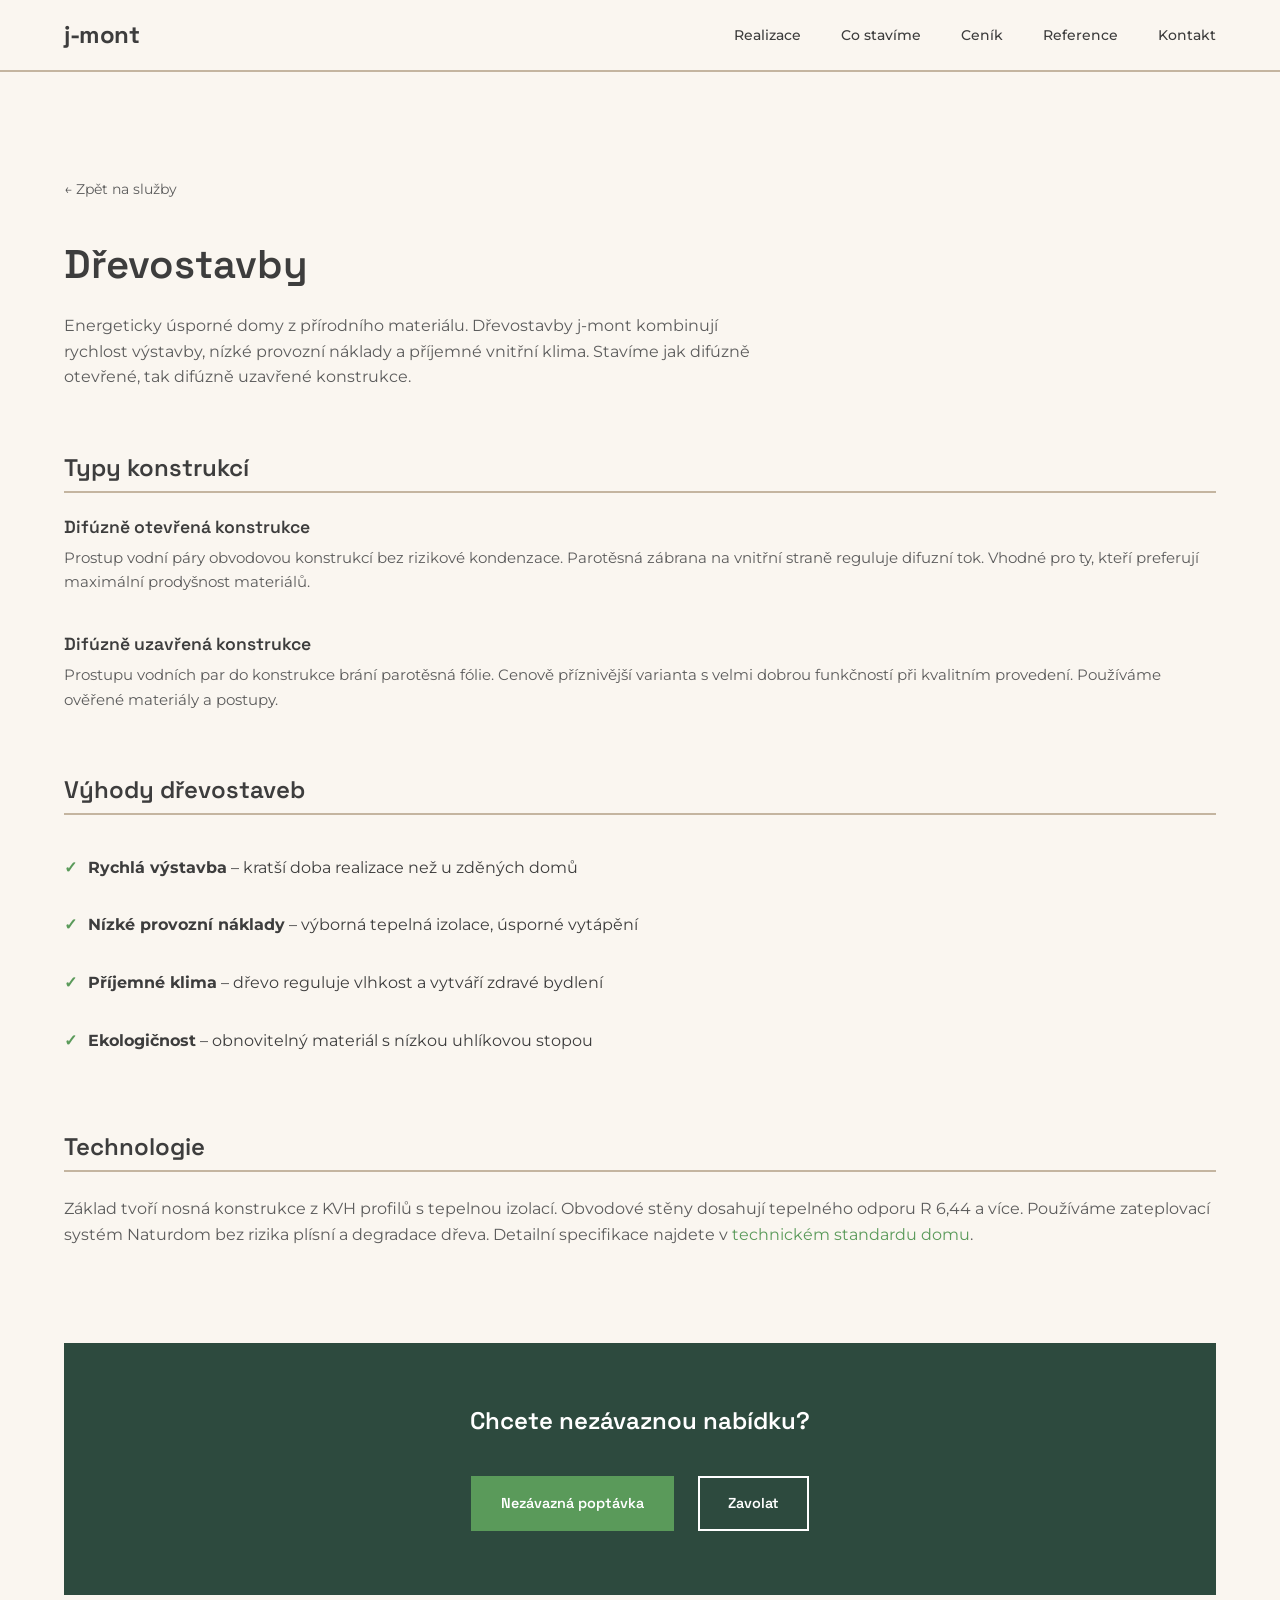
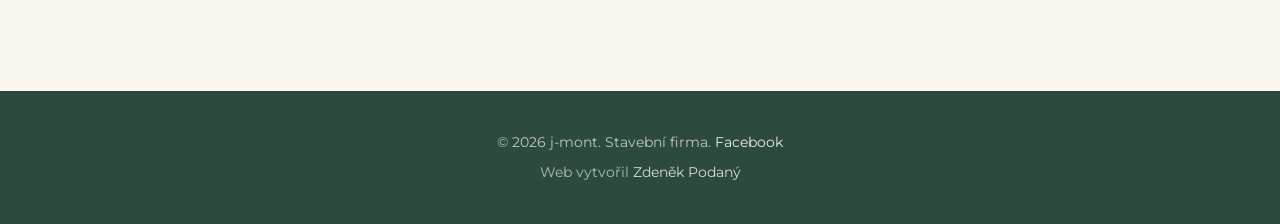
<file: drevostavby.html>
<!DOCTYPE html>
<html lang="cs">
<head>
  <meta charset="UTF-8">
  <meta name="viewport" content="width=device-width, initial-scale=1.0">
  <title>Dřevostavby | j-mont</title>
  <meta name="description" content="Energeticky úsporné dřevostavby s difúzně otevřenou nebo uzavřenou konstrukcí. Rychlá výstavba, nízké provozní náklady.">
  <link rel="preconnect" href="https://fonts.googleapis.com">
  <link rel="preconnect" href="https://fonts.gstatic.com" crossorigin>
  <link href="https://fonts.googleapis.com/css2?family=Montserrat:wght@400;500;600;700&family=Space+Grotesk:wght@400;500;600;700&display=swap" rel="stylesheet">
  <link rel="stylesheet" href="styles.css">
</head>
<body>
  <header class="header">
    <nav class="nav">
      <a href="index.html" class="logo">j-mont</a>
      <button class="nav-toggle" aria-label="Otevřít menu">
        <span></span>
        <span></span>
        <span></span>
      </button>
      <ul class="nav-menu">
        <li><a href="index.html#realizace">Realizace</a></li>
        <li><a href="index.html#co-stavime">Co stavíme</a></li>
        <li><a href="index.html#cenik">Ceník</a></li>
        <li><a href="index.html#reference">Reference</a></li>
        <li><a href="index.html#kontakt">Kontakt</a></li>
      </ul>
    </nav>
  </header>

  <main>
    <article class="subpage-content">
      <div class="container">
        <a href="index.html#co-stavime" class="back-link">← Zpět na služby</a>
        <h1 class="subpage-title">Dřevostavby</h1>
        <p class="subpage-intro">Energeticky úsporné domy z přírodního materiálu. Dřevostavby j-mont kombinují rychlost výstavby, nízké provozní náklady a příjemné vnitřní klima. Stavíme jak difúzně otevřené, tak difúzně uzavřené konstrukce.</p>

        <section class="service-detail-section">
          <h2>Typy konstrukcí</h2>
          <div class="standard-list">
            <div class="service-detail-item">
              <h3>Difúzně otevřená konstrukce</h3>
              <p>Prostup vodní páry obvodovou konstrukcí bez rizikové kondenzace. Parotěsná zábrana na vnitřní straně reguluje difuzní tok. Vhodné pro ty, kteří preferují maximální prodyšnost materiálů.</p>
            </div>
            <div class="service-detail-item">
              <h3>Difúzně uzavřená konstrukce</h3>
              <p>Prostupu vodních par do konstrukce brání parotěsná fólie. Cenově příznivější varianta s velmi dobrou funkčností při kvalitním provedení. Používáme ověřené materiály a postupy.</p>
            </div>
          </div>
        </section>

        <section class="service-detail-section">
          <h2>Výhody dřevostaveb</h2>
          <ul class="service-benefits">
            <li><strong>Rychlá výstavba</strong> – kratší doba realizace než u zděných domů</li>
            <li><strong>Nízké provozní náklady</strong> – výborná tepelná izolace, úsporné vytápění</li>
            <li><strong>Příjemné klima</strong> – dřevo reguluje vlhkost a vytváří zdravé bydlení</li>
            <li><strong>Ekologičnost</strong> – obnovitelný materiál s nízkou uhlíkovou stopou</li>
          </ul>
        </section>

        <section class="service-detail-section">
          <h2>Technologie</h2>
          <p>Základ tvoří nosná konstrukce z KVH profilů s tepelnou izolací. Obvodové stěny dosahují tepelného odporu R 6,44 a více. Používáme zateplovací systém Naturdom bez rizika plísní a degradace dřeva. Detailní specifikace najdete v <a href="technicky-standard.html">technickém standardu domu</a>.</p>
        </section>

        <div class="standard-cta">
          <h2>Chcete nezávaznou nabídku?</h2>
          <div class="standard-cta-buttons">
            <a href="index.html#kontakt" class="btn btn-primary">Nezávazná poptávka</a>
            <a href="tel:+420777990885" class="btn btn-secondary">Zavolat</a>
          </div>
        </div>
      </div>
    </article>
  </main>

  <footer class="footer">
    <div class="container">
      <p>© 2026 j-mont. Stavební firma. <a href="https://www.facebook.com/profile.php?id=100072035597939" target="_blank" rel="noopener">Facebook</a></p>
      <p class="footer-credit">Web vytvořil <a href="https://zdenekpodany.cz" target="_blank" rel="noopener">Zdeněk Podaný</a></p>
    </div>
  </footer>

  <script src="script.js"></script>
</body>
</html>
</file>
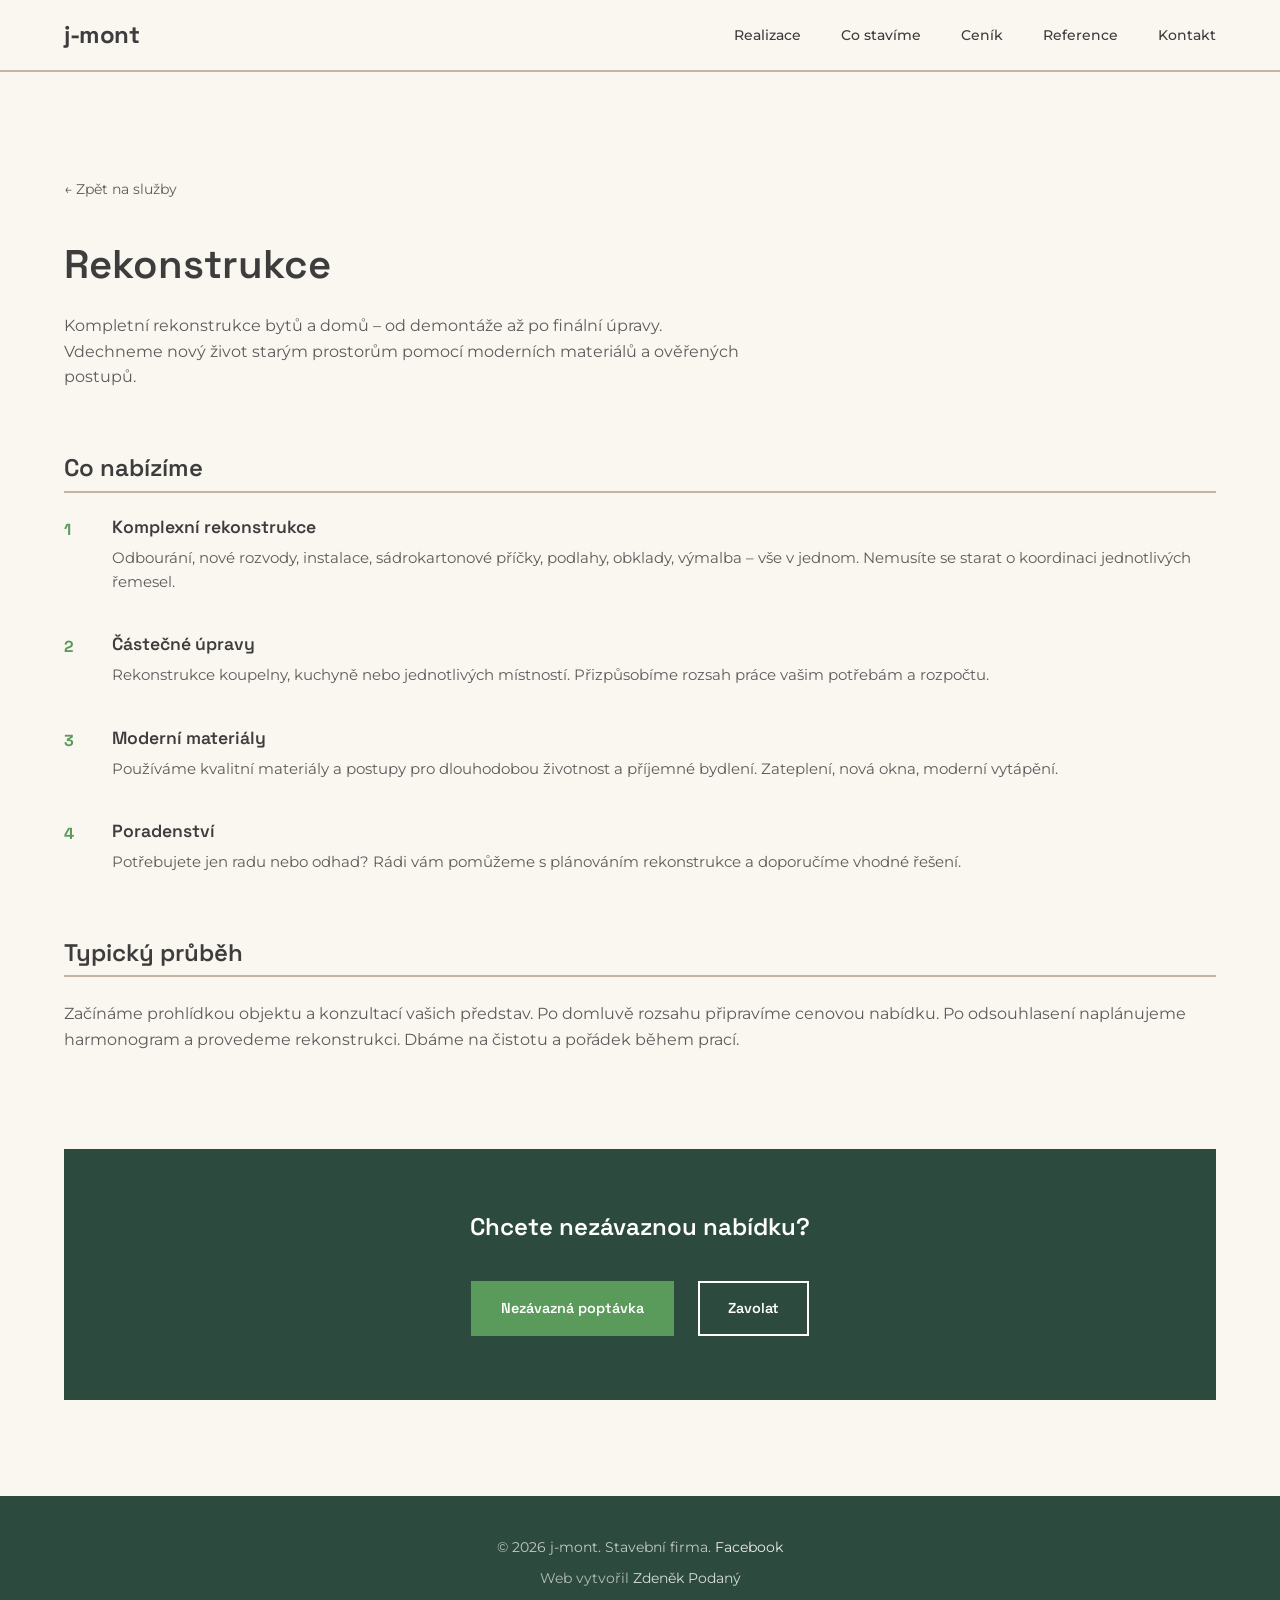
<file: rekonstrukce.html>
<!DOCTYPE html>
<html lang="cs">
<head>
  <meta charset="UTF-8">
  <meta name="viewport" content="width=device-width, initial-scale=1.0">
  <title>Rekonstrukce | j-mont</title>
  <meta name="description" content="Kompletní rekonstrukce bytů a domů. Moderní materiály a postupy pro příjemné bydlení.">
  <link rel="preconnect" href="https://fonts.googleapis.com">
  <link rel="preconnect" href="https://fonts.gstatic.com" crossorigin>
  <link href="https://fonts.googleapis.com/css2?family=Montserrat:wght@400;500;600;700&family=Space+Grotesk:wght@400;500;600;700&display=swap" rel="stylesheet">
  <link rel="stylesheet" href="styles.css">
</head>
<body>
  <header class="header">
    <nav class="nav">
      <a href="index.html" class="logo">j-mont</a>
      <button class="nav-toggle" aria-label="Otevřít menu">
        <span></span>
        <span></span>
        <span></span>
      </button>
      <ul class="nav-menu">
        <li><a href="index.html#realizace">Realizace</a></li>
        <li><a href="index.html#co-stavime">Co stavíme</a></li>
        <li><a href="index.html#cenik">Ceník</a></li>
        <li><a href="index.html#reference">Reference</a></li>
        <li><a href="index.html#kontakt">Kontakt</a></li>
      </ul>
    </nav>
  </header>

  <main>
    <article class="subpage-content">
      <div class="container">
        <a href="index.html#co-stavime" class="back-link">← Zpět na služby</a>
        <h1 class="subpage-title">Rekonstrukce</h1>
        <p class="subpage-intro">Kompletní rekonstrukce bytů a domů – od demontáže až po finální úpravy. Vdechneme nový život starým prostorům pomocí moderních materiálů a ověřených postupů.</p>

        <section class="service-detail-section">
          <h2>Co nabízíme</h2>
          <ol class="standard-list">
            <li>
              <h3>Komplexní rekonstrukce</h3>
              <p>Odbourání, nové rozvody, instalace, sádrokartonové příčky, podlahy, obklady, výmalba – vše v jednom. Nemusíte se starat o koordinaci jednotlivých řemesel.</p>
            </li>
            <li>
              <h3>Částečné úpravy</h3>
              <p>Rekonstrukce koupelny, kuchyně nebo jednotlivých místností. Přizpůsobíme rozsah práce vašim potřebám a rozpočtu.</p>
            </li>
            <li>
              <h3>Moderní materiály</h3>
              <p>Používáme kvalitní materiály a postupy pro dlouhodobou životnost a příjemné bydlení. Zateplení, nová okna, moderní vytápění.</p>
            </li>
            <li>
              <h3>Poradenství</h3>
              <p>Potřebujete jen radu nebo odhad? Rádi vám pomůžeme s plánováním rekonstrukce a doporučíme vhodné řešení.</p>
            </li>
          </ol>
        </section>

        <section class="service-detail-section">
          <h2>Typický průběh</h2>
          <p>Začínáme prohlídkou objektu a konzultací vašich představ. Po domluvě rozsahu připravíme cenovou nabídku. Po odsouhlasení naplánujeme harmonogram a provedeme rekonstrukci. Dbáme na čistotu a pořádek během prací.</p>
        </section>

        <div class="standard-cta">
          <h2>Chcete nezávaznou nabídku?</h2>
          <div class="standard-cta-buttons">
            <a href="index.html#kontakt" class="btn btn-primary">Nezávazná poptávka</a>
            <a href="tel:+420777990885" class="btn btn-secondary">Zavolat</a>
          </div>
        </div>
      </div>
    </article>
  </main>

  <footer class="footer">
    <div class="container">
      <p>© 2026 j-mont. Stavební firma. <a href="https://www.facebook.com/profile.php?id=100072035597939" target="_blank" rel="noopener">Facebook</a></p>
      <p class="footer-credit">Web vytvořil <a href="https://zdenekpodany.cz" target="_blank" rel="noopener">Zdeněk Podaný</a></p>
    </div>
  </footer>

  <script src="script.js"></script>
</body>
</html>
</file>
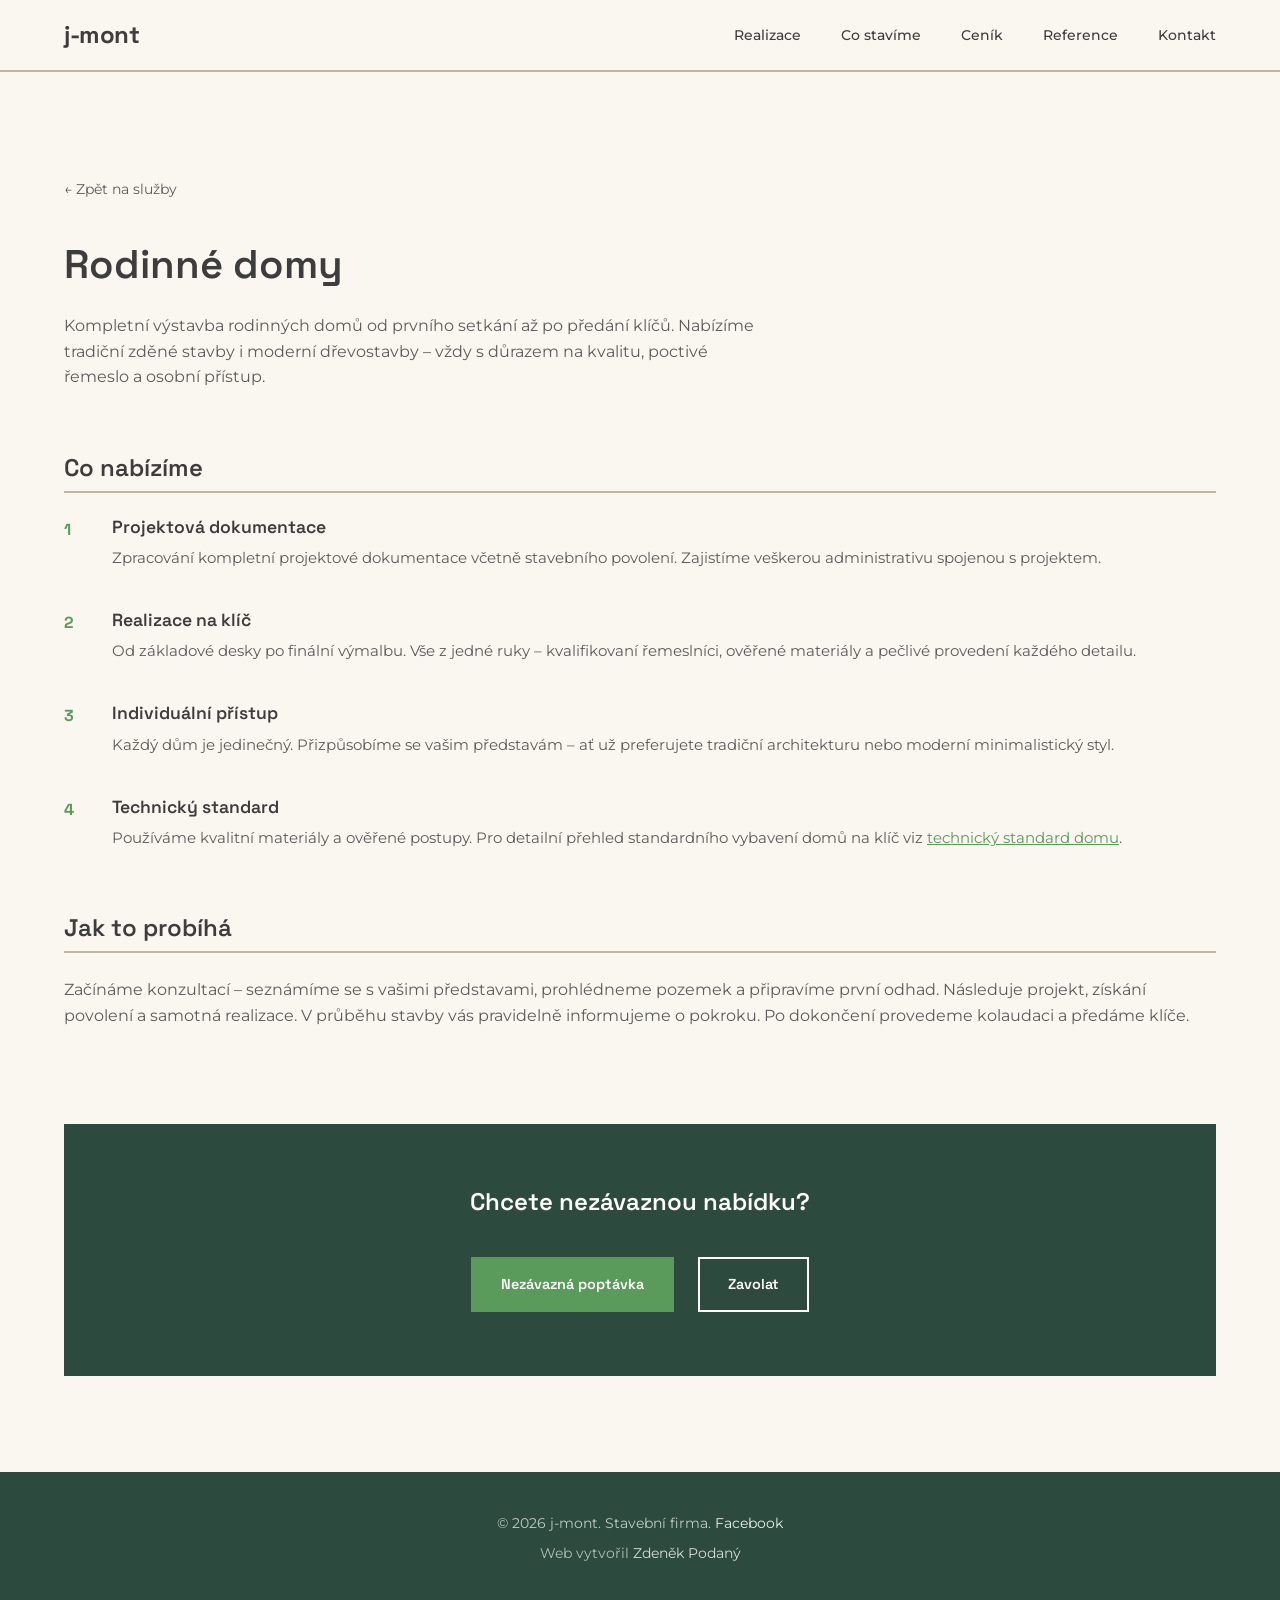
<file: rodinne-domy.html>
<!DOCTYPE html>
<html lang="cs">
<head>
  <meta charset="UTF-8">
  <meta name="viewport" content="width=device-width, initial-scale=1.0">
  <title>Rodinné domy | j-mont</title>
  <meta name="description" content="Kompletní výstavba rodinných domů na klíč. Od projektu po realizaci. Tradiční i moderní architektura.">
  <link rel="preconnect" href="https://fonts.googleapis.com">
  <link rel="preconnect" href="https://fonts.gstatic.com" crossorigin>
  <link href="https://fonts.googleapis.com/css2?family=Montserrat:wght@400;500;600;700&family=Space+Grotesk:wght@400;500;600;700&display=swap" rel="stylesheet">
  <link rel="stylesheet" href="styles.css">
</head>
<body>
  <header class="header">
    <nav class="nav">
      <a href="index.html" class="logo">j-mont</a>
      <button class="nav-toggle" aria-label="Otevřít menu">
        <span></span>
        <span></span>
        <span></span>
      </button>
      <ul class="nav-menu">
        <li><a href="index.html#realizace">Realizace</a></li>
        <li><a href="index.html#co-stavime">Co stavíme</a></li>
        <li><a href="index.html#cenik">Ceník</a></li>
        <li><a href="index.html#reference">Reference</a></li>
        <li><a href="index.html#kontakt">Kontakt</a></li>
      </ul>
    </nav>
  </header>

  <main>
    <article class="subpage-content">
      <div class="container">
        <a href="index.html#co-stavime" class="back-link">← Zpět na služby</a>
        <h1 class="subpage-title">Rodinné domy</h1>
        <p class="subpage-intro">Kompletní výstavba rodinných domů od prvního setkání až po předání klíčů. Nabízíme tradiční zděné stavby i moderní dřevostavby – vždy s důrazem na kvalitu, poctivé řemeslo a osobní přístup.</p>

        <section class="service-detail-section">
          <h2>Co nabízíme</h2>
          <ol class="standard-list">
            <li>
              <h3>Projektová dokumentace</h3>
              <p>Zpracování kompletní projektové dokumentace včetně stavebního povolení. Zajistíme veškerou administrativu spojenou s projektem.</p>
            </li>
            <li>
              <h3>Realizace na klíč</h3>
              <p>Od základové desky po finální výmalbu. Vše z jedné ruky – kvalifikovaní řemeslníci, ověřené materiály a pečlivé provedení každého detailu.</p>
            </li>
            <li>
              <h3>Individuální přístup</h3>
              <p>Každý dům je jedinečný. Přizpůsobíme se vašim představám – ať už preferujete tradiční architekturu nebo moderní minimalistický styl.</p>
            </li>
            <li>
              <h3>Technický standard</h3>
              <p>Používáme kvalitní materiály a ověřené postupy. Pro detailní přehled standardního vybavení domů na klíč viz <a href="technicky-standard.html">technický standard domu</a>.</p>
            </li>
          </ol>
        </section>

        <section class="service-detail-section">
          <h2>Jak to probíhá</h2>
          <p>Začínáme konzultací – seznámíme se s vašimi představami, prohlédneme pozemek a připravíme první odhad. Následuje projekt, získání povolení a samotná realizace. V průběhu stavby vás pravidelně informujeme o pokroku. Po dokončení provedeme kolaudaci a předáme klíče.</p>
        </section>

        <div class="standard-cta">
          <h2>Chcete nezávaznou nabídku?</h2>
          <div class="standard-cta-buttons">
            <a href="index.html#kontakt" class="btn btn-primary">Nezávazná poptávka</a>
            <a href="tel:+420777990885" class="btn btn-secondary">Zavolat</a>
          </div>
        </div>
      </div>
    </article>
  </main>

  <footer class="footer">
    <div class="container">
      <p>© 2026 j-mont. Stavební firma. <a href="https://www.facebook.com/profile.php?id=100072035597939" target="_blank" rel="noopener">Facebook</a></p>
      <p class="footer-credit">Web vytvořil <a href="https://zdenekpodany.cz" target="_blank" rel="noopener">Zdeněk Podaný</a></p>
    </div>
  </footer>

  <script src="script.js"></script>
</body>
</html>
</file>
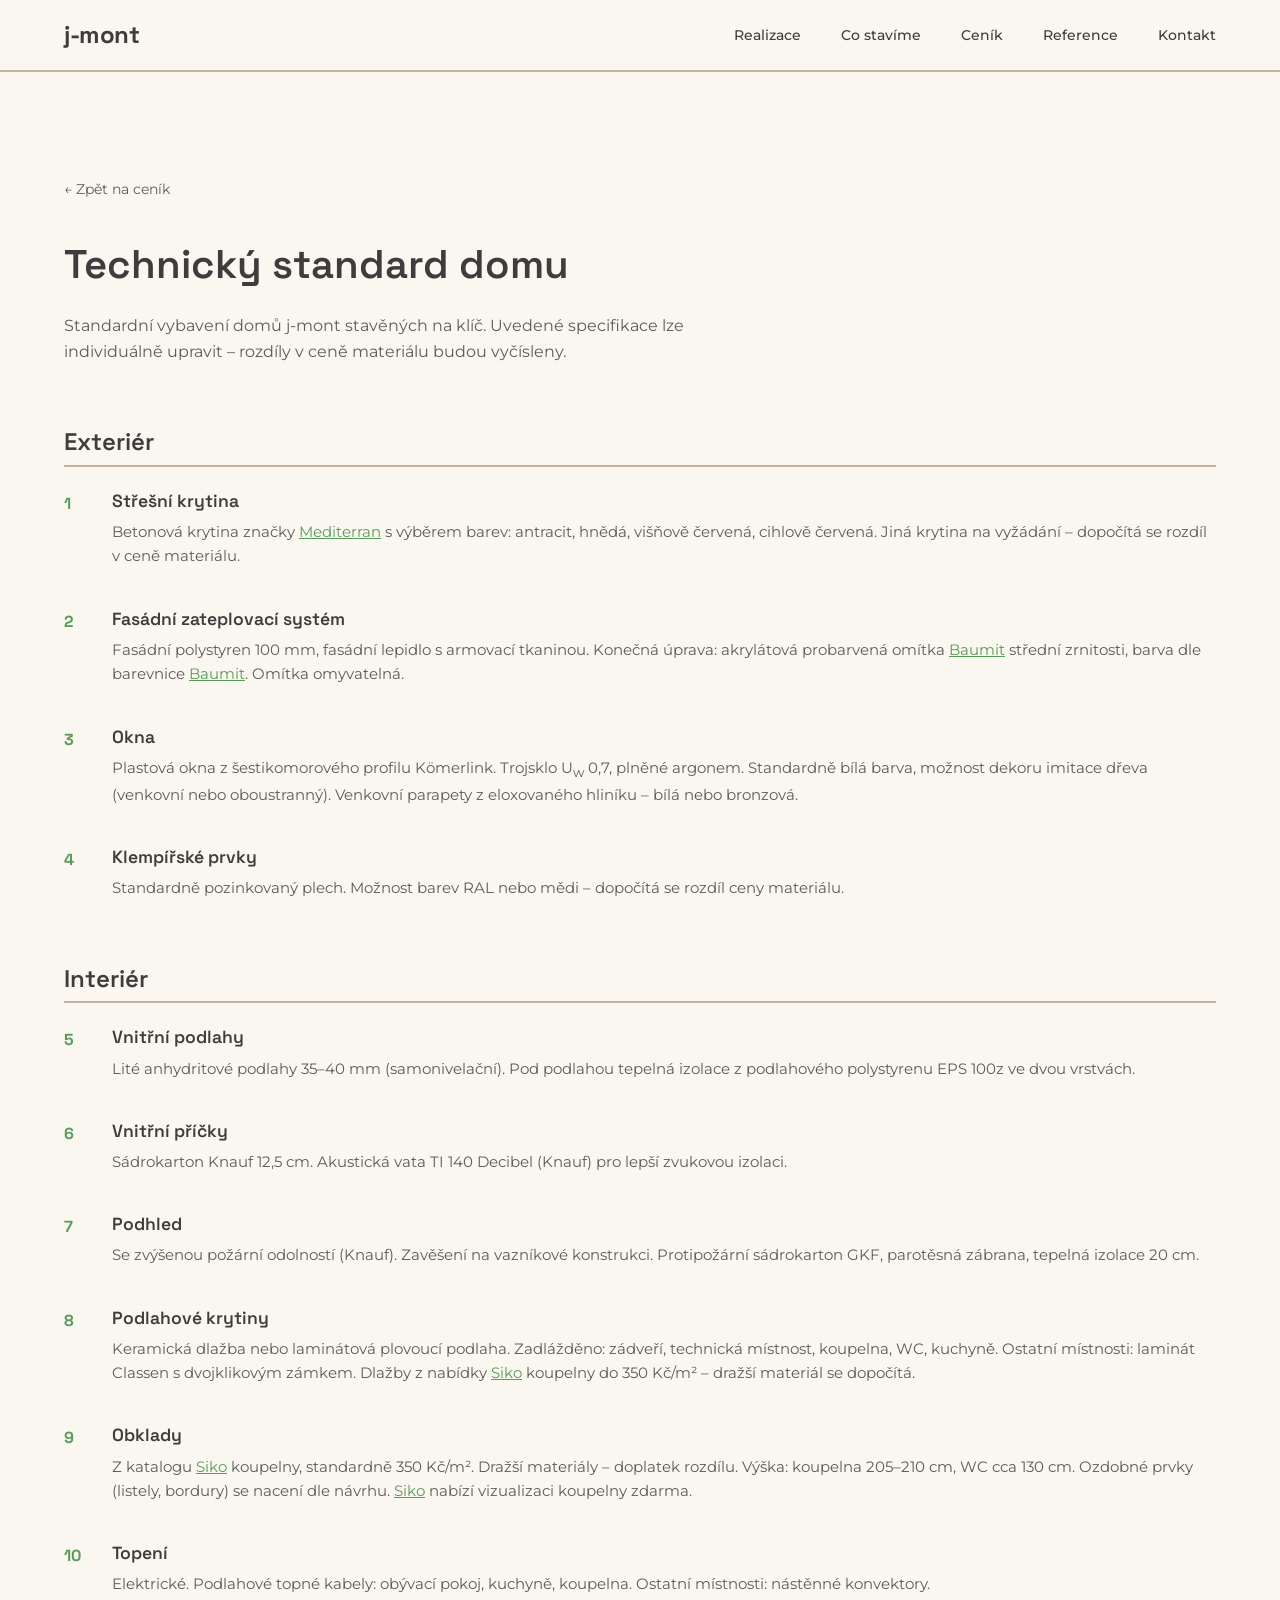
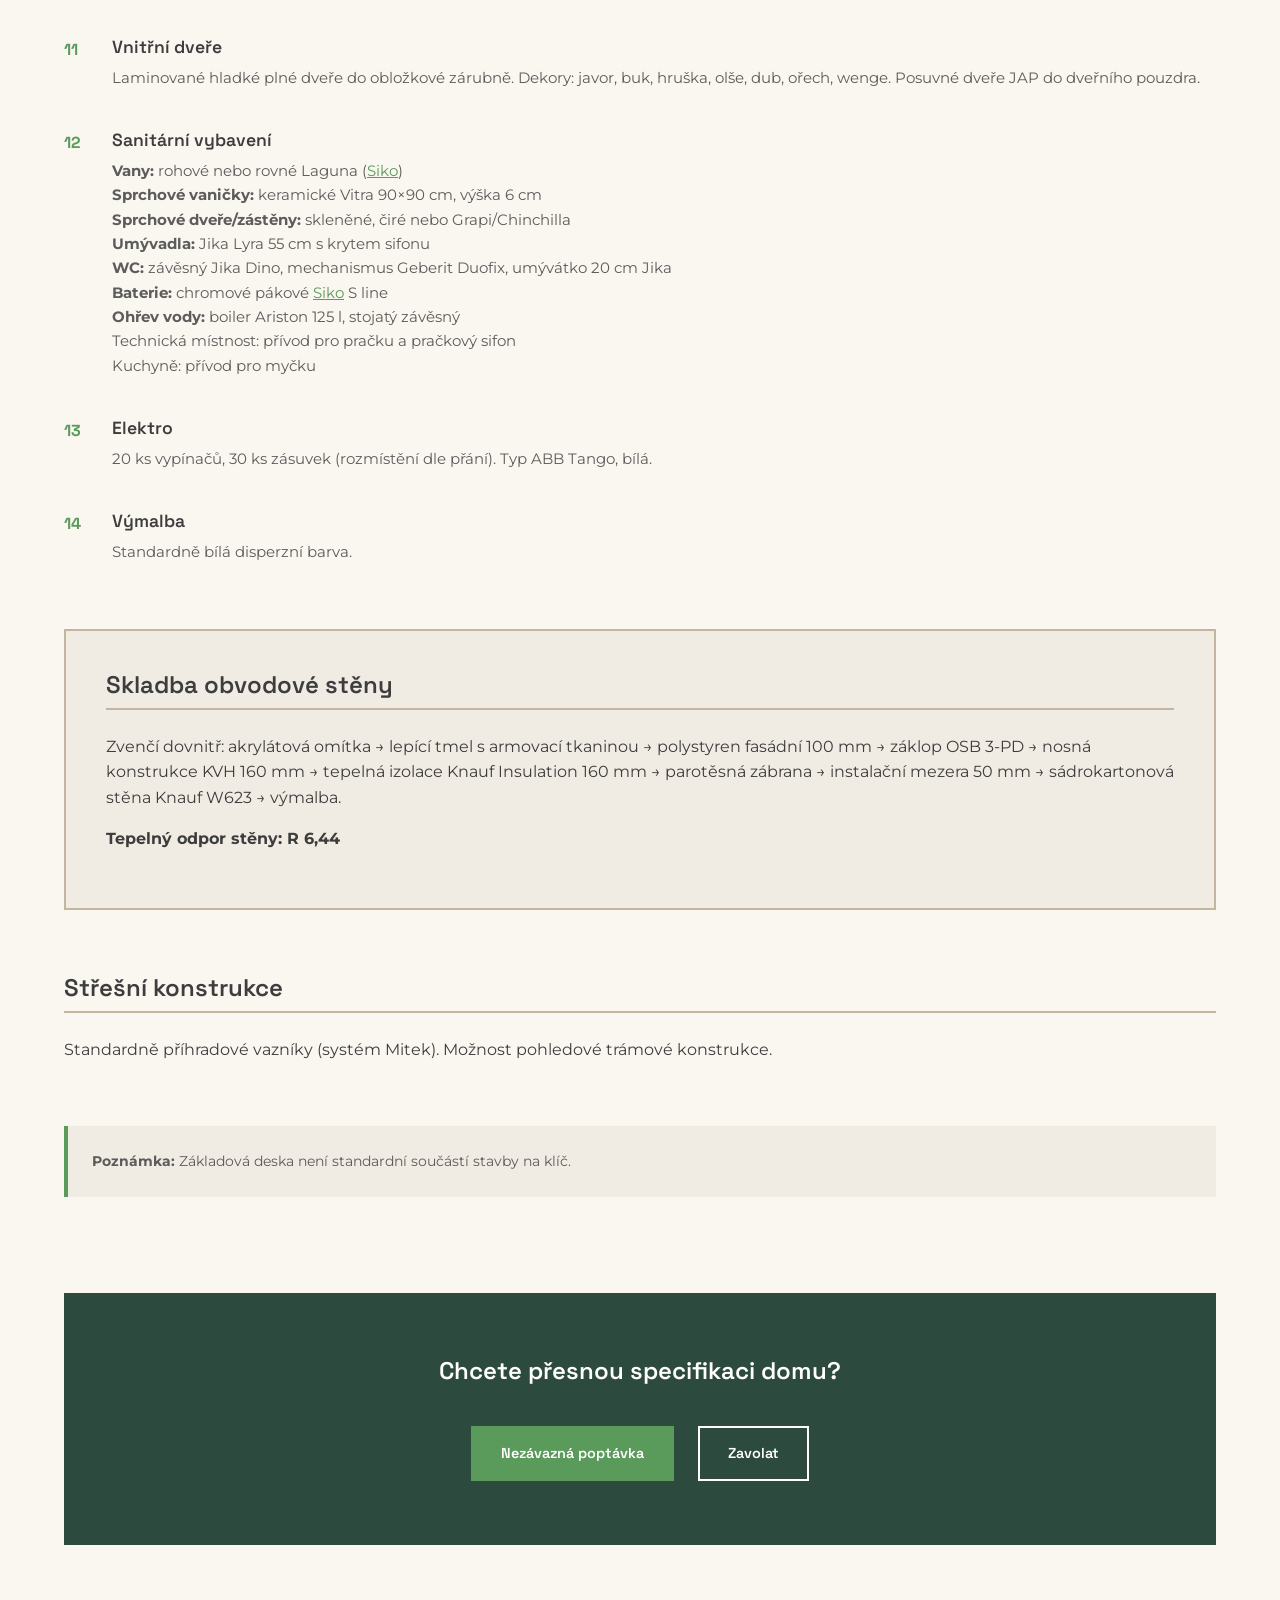
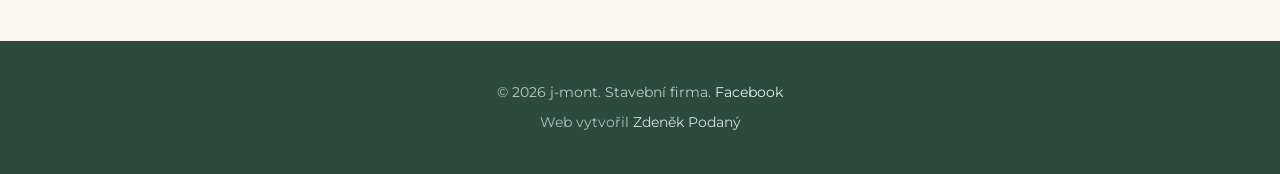
<file: technicky-standard.html>
<!DOCTYPE html>
<html lang="cs">
<head>
  <meta charset="UTF-8">
  <meta name="viewport" content="width=device-width, initial-scale=1.0">
  <title>Technický standard domu | j-mont</title>
  <meta name="description" content="Standardní vybavení domů j-mont na klíč – střešní krytina, fasáda, okna, interiér a další.">
  <link rel="preconnect" href="https://fonts.googleapis.com">
  <link rel="preconnect" href="https://fonts.gstatic.com" crossorigin>
  <link href="https://fonts.googleapis.com/css2?family=Montserrat:wght@400;500;600;700&family=Space+Grotesk:wght@400;500;600;700&display=swap" rel="stylesheet">
  <link rel="stylesheet" href="styles.css">
</head>
<body>
  <header class="header">
    <nav class="nav">
      <a href="index.html" class="logo">j-mont</a>
      <button class="nav-toggle" aria-label="Otevřít menu">
        <span></span>
        <span></span>
        <span></span>
      </button>
      <ul class="nav-menu">
        <li><a href="index.html#realizace">Realizace</a></li>
        <li><a href="index.html#co-stavime">Co stavíme</a></li>
        <li><a href="index.html#cenik">Ceník</a></li>
        <li><a href="index.html#reference">Reference</a></li>
        <li><a href="index.html#kontakt">Kontakt</a></li>
      </ul>
    </nav>
  </header>

  <main>
    <article class="subpage-content">
      <div class="container">
        <a href="index.html#cenik" class="back-link">← Zpět na ceník</a>
        <h1 class="subpage-title">Technický standard domu</h1>
        <p class="subpage-intro">Standardní vybavení domů j-mont stavěných na klíč. Uvedené specifikace lze individuálně upravit – rozdíly v ceně materiálu budou vyčísleny.</p>

        <section class="standard-section">
          <h2>Exteriér</h2>
          <ol class="standard-list">
            <li>
              <h3>Střešní krytina</h3>
              <p>Betonová krytina značky <a href="https://www.terran.cz" target="_blank" rel="noopener">Mediterran</a> s výběrem barev: antracit, hnědá, višňově červená, cihlově červená. Jiná krytina na vyžádání – dopočítá se rozdíl v ceně materiálu.</p>
            </li>
            <li>
              <h3>Fasádní zateplovací systém</h3>
              <p>Fasádní polystyren 100 mm, fasádní lepidlo s armovací tkaninou. Konečná úprava: akrylátová probarvená omítka <a href="https://baumit.cz" target="_blank" rel="noopener">Baumit</a> střední zrnitosti, barva dle barevnice <a href="https://baumit.cz" target="_blank" rel="noopener">Baumit</a>. Omítka omyvatelná.</p>
            </li>
            <li>
              <h3>Okna</h3>
              <p>Plastová okna z šestikomorového profilu Kömerlink. Trojsklo U<sub>w</sub> 0,7, plněné argonem. Standardně bílá barva, možnost dekoru imitace dřeva (venkovní nebo oboustranný). Venkovní parapety z eloxovaného hliníku – bílá nebo bronzová.</p>
            </li>
            <li>
              <h3>Klempířské prvky</h3>
              <p>Standardně pozinkovaný plech. Možnost barev RAL nebo mědi – dopočítá se rozdíl ceny materiálu.</p>
            </li>
          </ol>
        </section>

        <section class="standard-section">
          <h2>Interiér</h2>
          <ol class="standard-list standard-list-continue">
            <li>
              <h3>Vnitřní podlahy</h3>
              <p>Lité anhydritové podlahy 35–40 mm (samonivelační). Pod podlahou tepelná izolace z podlahového polystyrenu EPS 100z ve dvou vrstvách.</p>
            </li>
            <li>
              <h3>Vnitřní příčky</h3>
              <p>Sádrokarton Knauf 12,5 cm. Akustická vata TI 140 Decibel (Knauf) pro lepší zvukovou izolaci.</p>
            </li>
            <li>
              <h3>Podhled</h3>
              <p>Se zvýšenou požární odolností (Knauf). Zavěšení na vazníkové konstrukci. Protipožární sádrokarton GKF, parotěsná zábrana, tepelná izolace 20 cm.</p>
            </li>
            <li>
              <h3>Podlahové krytiny</h3>
              <p>Keramická dlažba nebo laminátová plovoucí podlaha. Zadlážděno: zádveří, technická místnost, koupelna, WC, kuchyně. Ostatní místnosti: laminát Classen s dvojklikovým zámkem. Dlažby z nabídky <a href="https://www.siko.cz" target="_blank" rel="noopener">Siko</a> koupelny do 350 Kč/m² – dražší materiál se dopočítá.</p>
            </li>
            <li>
              <h3>Obklady</h3>
              <p>Z katalogu <a href="https://www.siko.cz" target="_blank" rel="noopener">Siko</a> koupelny, standardně 350 Kč/m². Dražší materiály – doplatek rozdílu. Výška: koupelna 205–210 cm, WC cca 130 cm. Ozdobné prvky (listely, bordury) se nacení dle návrhu. <a href="https://www.siko.cz" target="_blank" rel="noopener">Siko</a> nabízí vizualizaci koupelny zdarma.</p>
            </li>
            <li>
              <h3>Topení</h3>
              <p>Elektrické. Podlahové topné kabely: obývací pokoj, kuchyně, koupelna. Ostatní místnosti: nástěnné konvektory.</p>
            </li>
            <li>
              <h3>Vnitřní dveře</h3>
              <p>Laminované hladké plné dveře do obložkové zárubně. Dekory: javor, buk, hruška, olše, dub, ořech, wenge. Posuvné dveře JAP do dveřního pouzdra.</p>
            </li>
            <li>
              <h3>Sanitární vybavení</h3>
              <p>
                <strong>Vany:</strong> rohové nebo rovné Laguna (<a href="https://www.siko.cz" target="_blank" rel="noopener">Siko</a>)<br>
                <strong>Sprchové vaničky:</strong> keramické Vitra 90×90 cm, výška 6 cm<br>
                <strong>Sprchové dveře/zástěny:</strong> skleněné, čiré nebo Grapi/Chinchilla<br>
                <strong>Umývadla:</strong> Jika Lyra 55 cm s krytem sifonu<br>
                <strong>WC:</strong> závěsný Jika Dino, mechanismus Geberit Duofix, umývátko 20 cm Jika<br>
                <strong>Baterie:</strong> chromové pákové <a href="https://www.siko.cz" target="_blank" rel="noopener">Siko</a> S line<br>
                <strong>Ohřev vody:</strong> boiler Ariston 125 l, stojatý závěsný<br>
                Technická místnost: přívod pro pračku a pračkový sifon<br>
                Kuchyně: přívod pro myčku
              </p>
            </li>
            <li>
              <h3>Elektro</h3>
              <p>20 ks vypínačů, 30 ks zásuvek (rozmístění dle přání). Typ ABB Tango, bílá.</p>
            </li>
            <li>
              <h3>Výmalba</h3>
              <p>Standardně bílá disperzní barva.</p>
            </li>
          </ol>
        </section>

        <section class="standard-section standard-section-highlight">
          <h2>Skladba obvodové stěny</h2>
          <p>Zvenčí dovnitř: akrylátová omítka → lepící tmel s armovací tkaninou → polystyren fasádní 100 mm → záklop OSB 3-PD → nosná konstrukce KVH 160 mm → tepelná izolace Knauf Insulation 160 mm → parotěsná zábrana → instalační mezera 50 mm → sádrokartonová stěna Knauf W623 → výmalba.</p>
          <p><strong>Tepelný odpor stěny: R 6,44</strong></p>
        </section>

        <section class="standard-section">
          <h2>Střešní konstrukce</h2>
          <p>Standardně příhradové vazníky (systém <a href="https://www.mitek.cz" target="_blank" rel="noopener">Mitek</a>). Možnost pohledové trámové konstrukce.</p>
        </section>

        <p class="standard-note"><strong>Poznámka:</strong> Základová deska není standardní součástí stavby na klíč.</p>

        <div class="standard-cta">
          <h2>Chcete přesnou specifikaci domu?</h2>
          <div class="standard-cta-buttons">
            <a href="index.html#kontakt" class="btn btn-primary">Nezávazná poptávka</a>
            <a href="tel:+420777990885" class="btn btn-secondary">Zavolat</a>
          </div>
        </div>
      </div>
    </article>
  </main>

  <footer class="footer">
    <div class="container">
      <p>© 2026 j-mont. Stavební firma. <a href="https://www.facebook.com/profile.php?id=100072035597939" target="_blank" rel="noopener">Facebook</a></p>
      <p class="footer-credit">Web vytvořil <a href="https://zdenekpodany.cz" target="_blank" rel="noopener">Zdeněk Podaný</a></p>
    </div>
  </footer>

  <script src="script.js"></script>
</body>
</html>
</file>
<file: styles.css>
/* ============================================
   j-mont - Natural palette (zelená, dřevo, krém)
   Fonts: Space Grotesk (headings), Montserrat (body)
   ============================================ */

:root {
  /* Natural palette – zelená, dřevo, krém */
  --color-bg: #faf6f0;
  --color-bg-alt: #f0ebe3;
  --color-bg-dark: #2d4a3e;
  --color-text: #3d3d3d;
  --color-text-muted: #5c5c5c;
  --color-accent: #5a9a5a;
  --color-accent-hover: #4a854a;
  --color-border: #c4b5a0;
  
  --font-heading: 'Space Grotesk', sans-serif;
  --font-body: 'Montserrat', sans-serif;
  
  --space-xs: 0.5rem;
  --space-sm: 1rem;
  --space-md: 1.5rem;
  --space-lg: 2.5rem;
  --space-xl: 4rem;
  --space-2xl: 6rem;
  
  --transition: 0.2s ease;
}

*,
*::before,
*::after {
  box-sizing: border-box;
  margin: 0;
  padding: 0;
}

html {
  scroll-behavior: smooth;
}

/* Načítací efekt při scrollu */
.reveal {
  opacity: 0;
  transform: translateY(24px);
  transition: opacity 0.6s ease, transform 0.6s ease;
}

.reveal.revealed {
  opacity: 1;
  transform: translateY(0);
}

.reveal-stagger > .reveal:nth-child(1) { transition-delay: 0s; }
.reveal-stagger > .reveal:nth-child(2) { transition-delay: 0.08s; }
.reveal-stagger > .reveal:nth-child(3) { transition-delay: 0.16s; }
.reveal-stagger > .reveal:nth-child(4) { transition-delay: 0.24s; }
.reveal-stagger > .reveal:nth-child(5) { transition-delay: 0.32s; }
.reveal-stagger > .reveal:nth-child(6) { transition-delay: 0.4s; }
.reveal-stagger > .reveal:nth-child(7) { transition-delay: 0.48s; }
.reveal-stagger > .reveal:nth-child(8) { transition-delay: 0.56s; }

body {
  font-family: var(--font-body);
  font-size: 1rem;
  line-height: 1.6;
  color: var(--color-text);
  background: var(--color-bg);
  -webkit-font-smoothing: antialiased;
}

/* Typography */
h1, h2, h3, h4 {
  font-family: var(--font-heading);
  font-weight: 600;
  line-height: 1.2;
}

a {
  color: inherit;
  text-decoration: none;
  transition: color var(--transition);
}

a:hover {
  color: var(--color-accent);
}

img {
  max-width: 100%;
  height: auto;
  display: block;
}

/* Header */
.header {
  position: fixed;
  top: 0;
  left: 0;
  right: 0;
  z-index: 100;
  background: rgba(250, 246, 240, 0.95);
  backdrop-filter: blur(8px);
  border-bottom: 2px solid var(--color-border);
  transition: box-shadow var(--transition);
}

.header.scrolled {
  box-shadow: 0 4px 20px rgba(45, 74, 62, 0.08);
}

.nav {
  max-width: 1200px;
  margin: 0 auto;
  padding: var(--space-sm) var(--space-md);
  display: flex;
  align-items: center;
  justify-content: space-between;
}

.logo {
  font-family: var(--font-heading);
  font-weight: 700;
  font-size: 1.5rem;
  letter-spacing: -0.02em;
}

.nav-menu {
  display: flex;
  list-style: none;
  gap: var(--space-lg);
}

.nav-menu a {
  font-size: 0.9rem;
  font-weight: 500;
}

.nav-toggle {
  display: none;
  flex-direction: column;
  gap: 5px;
  background: none;
  border: none;
  cursor: pointer;
  padding: 5px;
}

.nav-toggle span {
  width: 24px;
  height: 2px;
  background: var(--color-text);
}

/* Buttons */
.btn {
  display: inline-block;
  padding: 0.875rem 1.75rem;
  font-family: var(--font-heading);
  font-weight: 600;
  font-size: 0.9rem;
  text-align: center;
  transition: all var(--transition);
  border: 2px solid transparent;
  cursor: pointer;
}

.btn-primary {
  background: var(--color-accent);
  color: white;
  border-color: var(--color-accent);
}

.btn-primary:hover {
  background: var(--color-accent-hover);
  border-color: var(--color-accent-hover);
  color: white;
}

.btn-secondary {
  background: transparent;
  color: var(--color-text);
  border-color: var(--color-text);
}

.btn-secondary:hover {
  background: var(--color-text);
  color: var(--color-bg);
}

/* Container */
.container {
  max-width: 1200px;
  margin: 0 auto;
  padding: 0 var(--space-md);
}

/* Section */
.section {
  padding: var(--space-2xl) 0;
}

.section-title {
  font-size: clamp(1.75rem, 4vw, 2.5rem);
  margin-bottom: var(--space-sm);
  letter-spacing: -0.02em;
}

.section-intro {
  color: var(--color-text-muted);
  max-width: 600px;
  margin-bottom: var(--space-xl);
}

/* Hero */
.hero {
  min-height: 100vh;
  display: flex;
  align-items: center;
  position: relative;
  padding: calc(80px + var(--space-xl)) var(--space-md) var(--space-xl);
  overflow: hidden;
}

.hero-content {
  max-width: 1200px;
  margin: 0 auto;
  position: relative;
  z-index: 2;
}

.hero-title {
  font-size: clamp(2.5rem, 8vw, 5rem);
  font-weight: 700;
  letter-spacing: -0.03em;
  line-height: 1.05;
  margin-bottom: var(--space-md);
}

.hero-subtitle {
  font-size: 1.25rem;
  color: var(--color-text-muted);
  max-width: 480px;
  margin-bottom: var(--space-lg);
}

.hero-cta {
  display: flex;
  gap: var(--space-sm);
  flex-wrap: wrap;
}

.hero-visual {
  position: absolute;
  top: 0;
  right: 0;
  bottom: 0;
  width: 50%;
  z-index: 0;
}

.hero-pattern {
  position: absolute;
  top: 0;
  right: 0;
  width: 100%;
  height: 100%;
  background: 
    linear-gradient(135deg, var(--color-bg-alt) 0%, transparent 50%),
    repeating-linear-gradient(
      90deg,
      transparent,
      transparent 40px,
      var(--color-border) 40px,
      var(--color-border) 41px
    );
  opacity: 0.6;
}

/* Gallery - Realizace */
.gallery {
  display: grid;
  grid-template-columns: repeat(4, 1fr);
  grid-template-rows: repeat(2, 280px);
  gap: 2px;
}

.gallery-item {
  display: block;
  position: relative;
  overflow: hidden;
  text-decoration: none;
  color: inherit;
}

.gallery-item-large {
  grid-row: span 2;
  grid-column: span 2;
}

.gallery-item img {
  width: 100%;
  height: 100%;
  object-fit: cover;
  transition: transform 0.4s ease;
}

.gallery-item:hover img {
  transform: scale(1.05);
}

.gallery-overlay {
  position: absolute;
  bottom: 0;
  left: 0;
  right: 0;
  padding: var(--space-md);
  background: linear-gradient(transparent, rgba(45, 74, 62, 0.9));
  color: white;
  font-family: var(--font-heading);
  font-weight: 600;
  transform: translateY(100%);
  transition: transform 0.3s ease;
}

.gallery-item:hover .gallery-overlay {
  transform: translateY(0);
}

.gallery-all-link {
  margin-top: var(--space-lg);
  text-align: center;
}

.gallery-all-link a {
  font-weight: 600;
  color: var(--color-accent);
}

.gallery-all-link a:hover {
  text-decoration: underline;
}

/* Stats panel */
.stats-panel {
  padding: var(--space-xl) 0;
  background: var(--color-bg-dark);
  color: white;
}

.stats-grid {
  display: flex;
  flex-wrap: wrap;
  justify-content: center;
  gap: var(--space-2xl);
}

.stat-item {
  text-align: center;
}

.stat-number {
  display: block;
  font-family: var(--font-heading);
  font-size: clamp(2rem, 5vw, 3rem);
  font-weight: 700;
  color: var(--color-accent);
  margin-bottom: var(--space-xs);
}

.stat-label {
  font-size: 1rem;
  opacity: 0.9;
}

/* Services - Co stavíme */
.services-grid {
  display: grid;
  grid-template-columns: repeat(auto-fit, minmax(260px, 1fr));
  gap: var(--space-md);
}

.service-card {
  display: block;
  padding: var(--space-lg);
  background: white;
  border: 2px solid var(--color-border);
  transition: border-color var(--transition), box-shadow var(--transition);
  text-decoration: none;
  color: inherit;
}

.service-card:hover {
  border-color: var(--color-accent);
  box-shadow: 4px 4px 0 var(--color-accent);
}

.service-card-link {
  display: inline-block;
  margin-top: var(--space-sm);
  font-size: 0.9rem;
  font-weight: 500;
  color: var(--color-accent);
}

.service-card:hover .service-card-link {
  text-decoration: underline;
}

.service-icon {
  width: 48px;
  height: 48px;
  margin-bottom: var(--space-md);
}

.service-icon svg {
  width: 100%;
  height: 100%;
}

.service-card h3 {
  font-size: 1.25rem;
  margin-bottom: var(--space-xs);
}

.service-card p {
  color: var(--color-text-muted);
  font-size: 0.95rem;
}

/* Proč j-mont */
.proc-j-mont {
  background: var(--color-bg-dark);
  color: var(--color-bg);
}

.proc-j-mont .section-title {
  color: white;
}

.reasons-grid {
  display: grid;
  grid-template-columns: repeat(auto-fit, minmax(250px, 1fr));
  gap: var(--space-lg);
}

.reason-item {
  position: relative;
  padding-left: var(--space-lg);
  border-left: 3px solid var(--color-accent);
}

.reason-number {
  position: absolute;
  left: calc(-1 * var(--space-lg) - 12px);
  top: -4px;
  font-family: var(--font-heading);
  font-size: 0.75rem;
  font-weight: 700;
  color: var(--color-accent);
}

.reason-item h3 {
  font-size: 1.125rem;
  margin-bottom: var(--space-xs);
  color: white;
}

.reason-item p {
  color: rgba(255, 255, 255, 0.8);
  font-size: 0.95rem;
}

/* Ceník */
.pricing-cards {
  display: grid;
  grid-template-columns: repeat(auto-fit, minmax(280px, 1fr));
  gap: var(--space-md);
  margin-bottom: var(--space-lg);
}

.pricing-card {
  padding: var(--space-lg);
  border: 2px solid var(--color-border);
  background: white;
  transition: border-color var(--transition);
}

.pricing-card:hover {
  border-color: var(--color-accent);
}

.pricing-card h3 {
  font-size: 1.25rem;
  margin-bottom: var(--space-sm);
}

.price-range {
  font-family: var(--font-heading);
  font-size: 1.5rem;
  font-weight: 700;
  color: var(--color-accent);
  margin-bottom: var(--space-xs);
}

.pricing-link {
  display: inline-block;
  font-size: 0.9rem;
  font-weight: 500;
  color: var(--color-accent);
  margin-top: var(--space-sm);
  transition: color var(--transition);
}

.pricing-link:hover {
  color: var(--color-accent-hover);
}

.price-note {
  font-size: 0.9rem;
  color: var(--color-text-muted);
}

.pricing-disclaimer {
  font-size: 0.85rem;
  color: var(--color-text-muted);
  font-style: italic;
}

/* Proces */
.process-steps {
  display: flex;
  flex-wrap: wrap;
  align-items: flex-start;
  gap: var(--space-md);
}

.process-step {
  flex: 1;
  min-width: 200px;
  padding: var(--space-lg);
  background: white;
  border: 2px solid var(--color-border);
}

.step-num {
  display: inline-block;
  width: 36px;
  height: 36px;
  line-height: 36px;
  text-align: center;
  font-family: var(--font-heading);
  font-weight: 700;
  background: var(--color-accent);
  color: white;
  margin-bottom: var(--space-sm);
}

.process-step h3 {
  font-size: 1.125rem;
  margin-bottom: var(--space-xs);
}

.process-step p {
  font-size: 0.95rem;
  color: var(--color-text-muted);
}

.process-arrow {
  font-family: var(--font-heading);
  font-weight: 700;
  color: var(--color-accent);
  align-self: center;
}

@media (max-width: 768px) {
  .process-arrow {
    display: none;
  }
}

/* Reference */
.testimonials {
  display: grid;
  grid-template-columns: repeat(auto-fit, minmax(300px, 1fr));
  gap: var(--space-lg);
}

.testimonial {
  padding: var(--space-lg);
  border-left: 4px solid var(--color-accent);
  background: var(--color-bg-alt);
}

.testimonial p {
  font-size: 1.1rem;
  font-style: italic;
  margin-bottom: var(--space-sm);
}

.testimonial cite {
  font-size: 0.9rem;
  color: var(--color-text-muted);
}

/* Kontakt */
.kontakt {
  padding-bottom: 0;
  background: var(--color-bg-alt);
}

.kontakt .section-intro {
  margin-bottom: var(--space-xl);
}

.contact-grid {
  display: grid;
  grid-template-columns: 1fr 1.2fr;
  gap: var(--space-xl);
  align-items: start;
}

.contact-info-card {
  padding: var(--space-lg);
  background: white;
  border: 2px solid var(--color-border);
  border-left: 4px solid var(--color-accent);
}

.contact-info-card h3 {
  font-size: 1.5rem;
  margin-bottom: var(--space-xs);
}

.contact-name {
  font-weight: 600;
  margin-bottom: var(--space-md);
  color: var(--color-text-muted);
}

.contact-details {
  list-style: none;
}

.contact-details li {
  display: flex;
  align-items: center;
  gap: var(--space-sm);
  margin-bottom: var(--space-md);
}

.contact-icon {
  flex-shrink: 0;
  width: 24px;
  height: 24px;
  display: flex;
  align-items: center;
  justify-content: center;
}

.contact-icon svg {
  width: 18px;
  height: 18px;
  color: var(--color-accent);
}

.contact-details a:hover {
  color: var(--color-accent);
  text-decoration: underline;
}

.contact-ic {
  font-size: 0.85rem;
  color: var(--color-text-muted);
  margin-top: var(--space-md);
  padding-top: var(--space-md);
  border-top: 1px solid var(--color-border);
}

.contact-ic a {
  color: var(--color-text-muted);
}

.contact-ic a:hover {
  color: var(--color-accent);
}

.contact-map {
  margin-top: var(--space-xl);
  width: 100%;
  aspect-ratio: 21 / 9;
  min-height: 300px;
  overflow: hidden;
}

.contact-map iframe {
  width: 100%;
  height: 100%;
  display: block;
  border: 0;
}

.contact-form-wrapper {
  background: white;
  padding: var(--space-xl);
  border: 2px solid var(--color-border);
}

.form-title {
  font-size: 1.25rem;
  margin-bottom: var(--space-lg);
}

.form-row {
  display: grid;
  grid-template-columns: 1fr 1fr;
  gap: var(--space-md);
}

.form-group {
  margin-bottom: var(--space-md);
}

.form-group label {
  display: block;
  font-size: 0.9rem;
  font-weight: 500;
  margin-bottom: var(--space-xs);
}

.form-group input,
.form-group textarea {
  width: 100%;
  padding: 0.75rem;
  font-family: var(--font-body);
  font-size: 1rem;
  border: 2px solid var(--color-border);
  background: var(--color-bg);
  transition: border-color var(--transition);
}

.form-group input:focus,
.form-group textarea:focus {
  outline: none;
  border-color: var(--color-accent);
}

.form-group textarea {
  resize: vertical;
  min-height: 100px;
}

@media (max-width: 700px) {
  .form-row {
    grid-template-columns: 1fr;
  }
}

/* Podstránka - Technický standard */
.subpage-content {
  padding: calc(80px + var(--space-2xl)) 0 var(--space-2xl);
}

.back-link {
  display: inline-block;
  font-size: 0.9rem;
  color: var(--color-text-muted);
  margin-bottom: var(--space-lg);
}

.back-link:hover {
  color: var(--color-accent);
}

.subpage-title {
  font-size: clamp(1.75rem, 4vw, 2.5rem);
  margin-bottom: var(--space-md);
}

.subpage-intro {
  color: var(--color-text-muted);
  margin-bottom: var(--space-xl);
  max-width: 700px;
}

.standard-section {
  margin-bottom: var(--space-xl);
}

.standard-section h2 {
  font-size: 1.5rem;
  margin-bottom: var(--space-md);
  padding-bottom: var(--space-xs);
  border-bottom: 2px solid var(--color-border);
}

.standard-list {
  list-style: none;
  counter-reset: item;
}

.standard-list-continue {
  counter-reset: item 4;
}

.standard-list li {
  counter-increment: item;
  margin-bottom: var(--space-lg);
  padding-left: 3rem;
  position: relative;
}

.standard-list li::before {
  content: counter(item);
  position: absolute;
  left: 0;
  top: 0;
  font-family: var(--font-heading);
  font-weight: 700;
  font-size: 1rem;
  color: var(--color-accent);
}

.standard-list h3 {
  font-size: 1.1rem;
  margin-bottom: var(--space-xs);
}

.standard-list p {
  color: var(--color-text-muted);
  font-size: 0.95rem;
  line-height: 1.6;
}

.standard-list a {
  color: var(--color-accent);
  text-decoration: underline;
}

.standard-list a:hover {
  color: var(--color-accent-hover);
}

.standard-section-highlight {
  padding: var(--space-lg);
  background: var(--color-bg-alt);
  border: 2px solid var(--color-border);
}

.standard-section-highlight p {
  color: var(--color-text);
  margin-bottom: var(--space-sm);
}

.standard-note {
  font-size: 0.9rem;
  color: var(--color-text-muted);
  padding: var(--space-md);
  background: var(--color-bg-alt);
  border-left: 4px solid var(--color-accent);
}

/* Služby - detail podstránky */
.service-detail-section {
  margin-bottom: var(--space-xl);
}

.service-detail-section h2 {
  font-size: 1.5rem;
  margin-bottom: var(--space-md);
  padding-bottom: var(--space-xs);
  border-bottom: 2px solid var(--color-border);
}

.service-detail-item {
  margin-bottom: var(--space-lg);
}

.service-detail-item h3 {
  font-size: 1.1rem;
  margin-bottom: var(--space-xs);
}

.service-detail-item p {
  color: var(--color-text-muted);
  font-size: 0.95rem;
  line-height: 1.6;
}

.service-benefits {
  list-style: none;
}

.service-benefits li {
  padding: var(--space-sm) 0;
  padding-left: 1.5rem;
  position: relative;
}

.service-benefits li::before {
  content: "✓";
  position: absolute;
  left: 0;
  color: var(--color-accent);
  font-weight: 700;
}

.service-detail-section p {
  color: var(--color-text-muted);
  line-height: 1.6;
}

.service-detail-section a {
  color: var(--color-accent);
}

.service-detail-section a:hover {
  text-decoration: underline;
}

/* Realizace - stránka s projekty */
.realizace-grid {
  display: flex;
  flex-direction: column;
  gap: var(--space-xl);
}

.realizace-card {
  padding: var(--space-lg);
  background: white;
  border: 2px solid var(--color-border);
  scroll-margin-top: 100px;
}

.realizace-card-content {
  margin-bottom: var(--space-lg);
}

.realizace-meta {
  display: block;
  font-size: 0.85rem;
  color: var(--color-accent);
  font-weight: 600;
  margin-bottom: var(--space-xs);
}

.realizace-card h2 {
  font-size: 1.5rem;
  margin-bottom: var(--space-sm);
}

.realizace-card p {
  color: var(--color-text-muted);
  line-height: 1.6;
}

/* Galerie obrázků v projektu */
.project-gallery {
  display: grid;
  grid-template-columns: repeat(auto-fill, minmax(180px, 1fr));
  gap: var(--space-sm);
}

.project-gallery img {
  width: 100%;
  height: 180px;
  object-fit: cover;
  cursor: pointer;
  border: 2px solid var(--color-border);
  transition: border-color var(--transition), transform var(--transition);
}

.project-gallery img:hover {
  border-color: var(--color-accent);
  transform: scale(1.02);
}

/* Lightbox */
.lightbox {
  position: fixed;
  inset: 0;
  z-index: 1000;
  background: rgba(0, 0, 0, 0.95);
  display: flex;
  align-items: center;
  justify-content: center;
  opacity: 0;
  visibility: hidden;
  transition: opacity 0.3s ease, visibility 0.3s ease;
}

.lightbox.active {
  opacity: 1;
  visibility: visible;
}

.lightbox-content {
  max-width: 95vw;
  max-height: 95vh;
  display: flex;
  align-items: center;
  justify-content: center;
}

.lightbox-content img {
  max-width: 100%;
  max-height: 90vh;
  object-fit: contain;
}

.lightbox-close {
  position: absolute;
  top: var(--space-md);
  right: var(--space-md);
  width: 48px;
  height: 48px;
  font-size: 2rem;
  line-height: 1;
  color: white;
  background: transparent;
  border: 2px solid rgba(255, 255, 255, 0.5);
  cursor: pointer;
  transition: border-color var(--transition), background var(--transition);
}

.lightbox-close:hover {
  border-color: white;
  background: rgba(255, 255, 255, 0.1);
}

.lightbox-prev,
.lightbox-next {
  position: absolute;
  top: 50%;
  transform: translateY(-50%);
  width: 56px;
  height: 56px;
  font-size: 2.5rem;
  line-height: 1;
  color: white;
  background: rgba(255, 255, 255, 0.1);
  border: 2px solid rgba(255, 255, 255, 0.5);
  cursor: pointer;
  transition: all var(--transition);
}

.lightbox-prev:hover,
.lightbox-next:hover {
  background: rgba(255, 255, 255, 0.2);
  border-color: white;
}

.lightbox-prev {
  left: var(--space-md);
}

.lightbox-next {
  right: var(--space-md);
}

.lightbox.single-image .lightbox-prev,
.lightbox.single-image .lightbox-next,
.lightbox.single-image .lightbox-counter {
  display: none;
}

.lightbox-counter {
  position: absolute;
  bottom: var(--space-lg);
  left: 50%;
  transform: translateX(-50%);
  color: rgba(255, 255, 255, 0.8);
  font-size: 0.9rem;
}

@media (max-width: 500px) {
  .project-gallery {
    grid-template-columns: repeat(2, 1fr);
  }

  .project-gallery img {
    height: 140px;
  }

  .lightbox-prev,
  .lightbox-next {
    width: 44px;
    height: 44px;
    font-size: 1.75rem;
  }
}

.standard-cta {
  margin-top: var(--space-2xl);
  padding: var(--space-xl);
  background: var(--color-bg-dark);
  color: white;
  text-align: center;
}

.standard-cta h2 {
  font-size: 1.5rem;
  margin-bottom: var(--space-lg);
  color: white;
}

.standard-cta-buttons {
  display: flex;
  flex-wrap: wrap;
  gap: var(--space-md);
  justify-content: center;
}

.standard-cta .btn-secondary {
  border-color: white;
  color: white;
}

.standard-cta .btn-secondary:hover {
  background: white;
  color: var(--color-bg-dark);
}

/* Footer */
.footer {
  padding: var(--space-lg);
  background: var(--color-bg-dark);
  color: rgba(255, 255, 255, 0.7);
  text-align: center;
  font-size: 0.9rem;
}

.footer p + p {
  margin-top: var(--space-xs);
}

.footer-credit {
  font-size: 0.85rem;
  opacity: 0.9;
}

.footer-credit a {
  color: rgba(255, 255, 255, 0.9);
}

.footer-credit a:hover {
  color: white;
}

.footer a {
  color: rgba(255, 255, 255, 0.9);
}

.footer a:hover {
  color: white;
}


/* Mobile */
@media (max-width: 900px) {
  .nav-menu {
    position: fixed;
    top: 0;
    right: -100%;
    width: 280px;
    height: 100vh;
    background: var(--color-bg);
    flex-direction: column;
    padding: calc(80px + var(--space-lg)) var(--space-lg) var(--space-lg);
    border-left: 2px solid var(--color-border);
    transition: right 0.3s ease;
  }

  .nav-menu.active {
    right: 0;
  }

  .nav-toggle {
    display: flex;
    z-index: 101;
  }

  .gallery {
    grid-template-columns: 1fr 1fr;
    grid-template-rows: 200px 200px 200px;
  }

  .gallery-item-large {
    grid-column: span 2;
    grid-row: span 1;
  }

  .contact-grid {
    grid-template-columns: 1fr;
  }

  .hero-visual {
    width: 100%;
    opacity: 0.3;
  }
}

@media (max-width: 600px) {
  .gallery {
    grid-template-columns: 1fr;
    grid-template-rows: repeat(5, 220px);
  }

  .gallery-item-large {
    grid-column: span 1;
  }

  .hero-cta {
    flex-direction: column;
  }

  .btn {
    width: 100%;
  }
}
</file>
